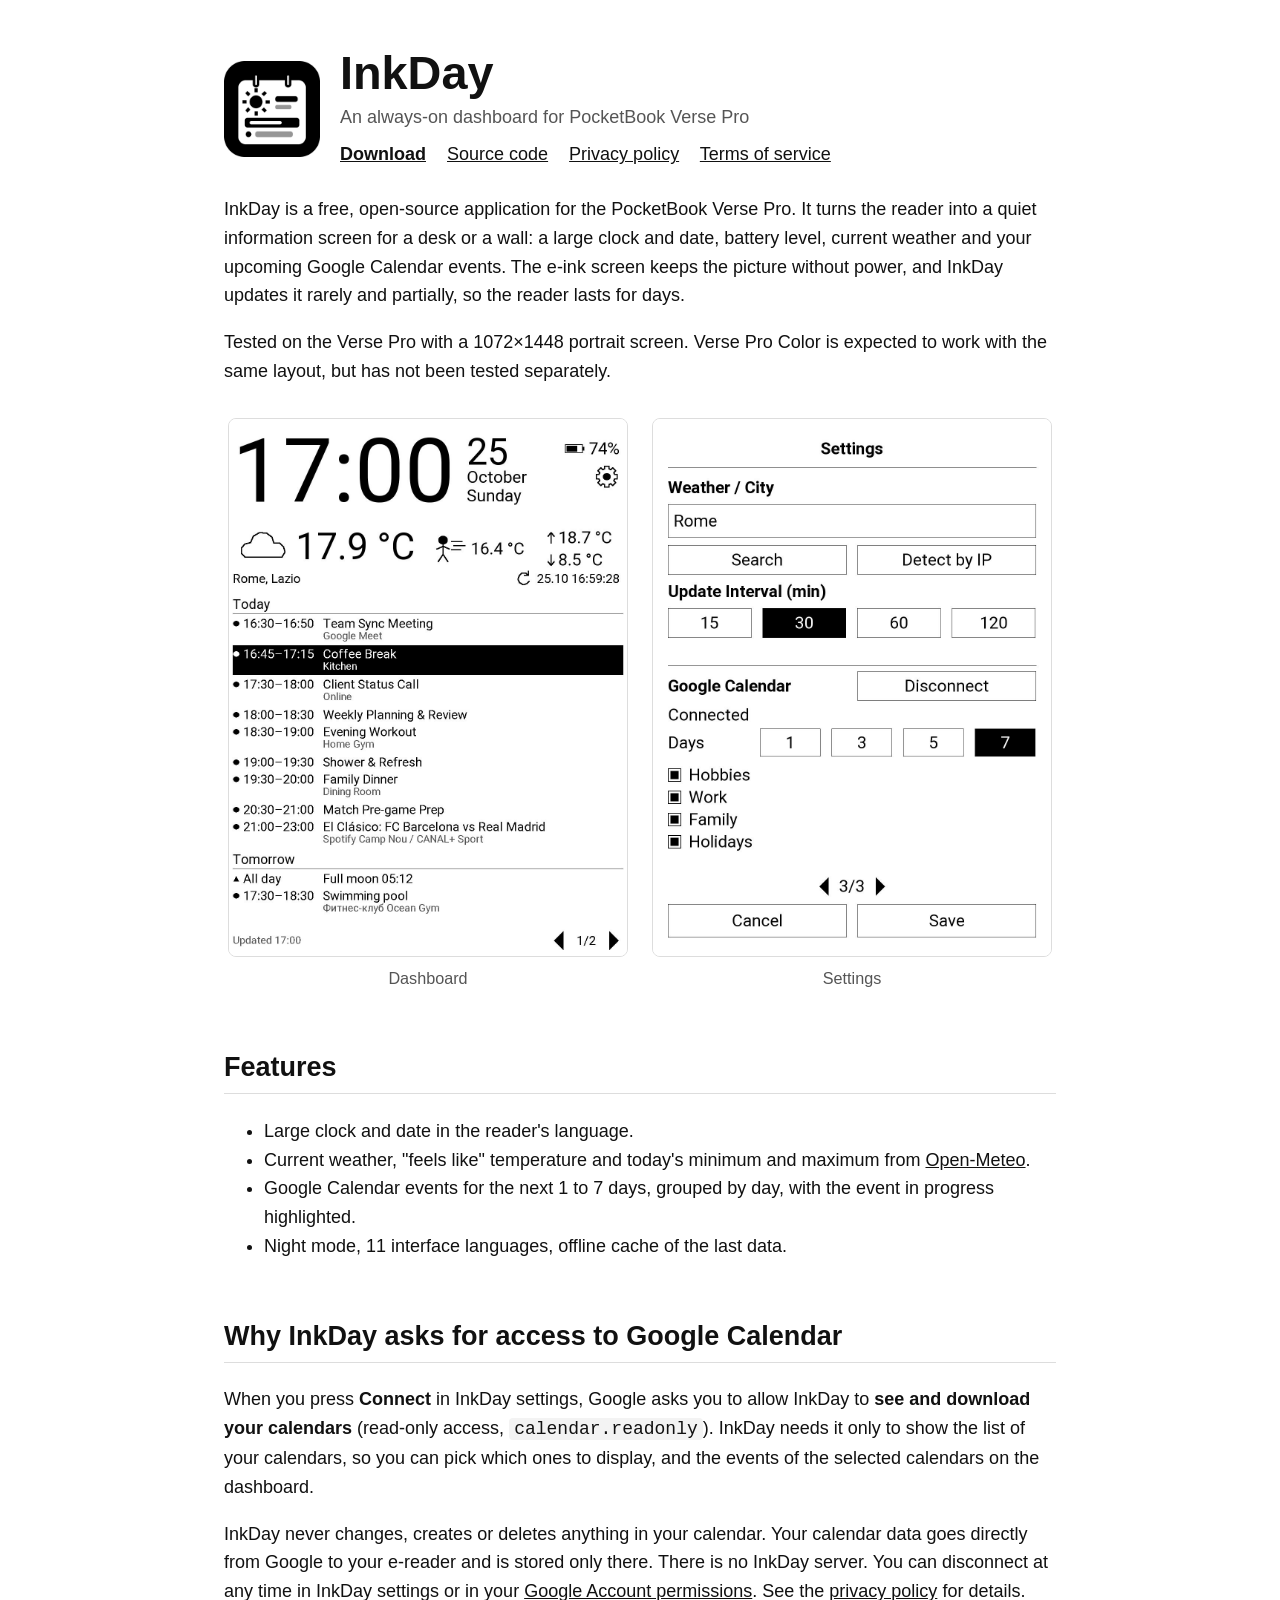
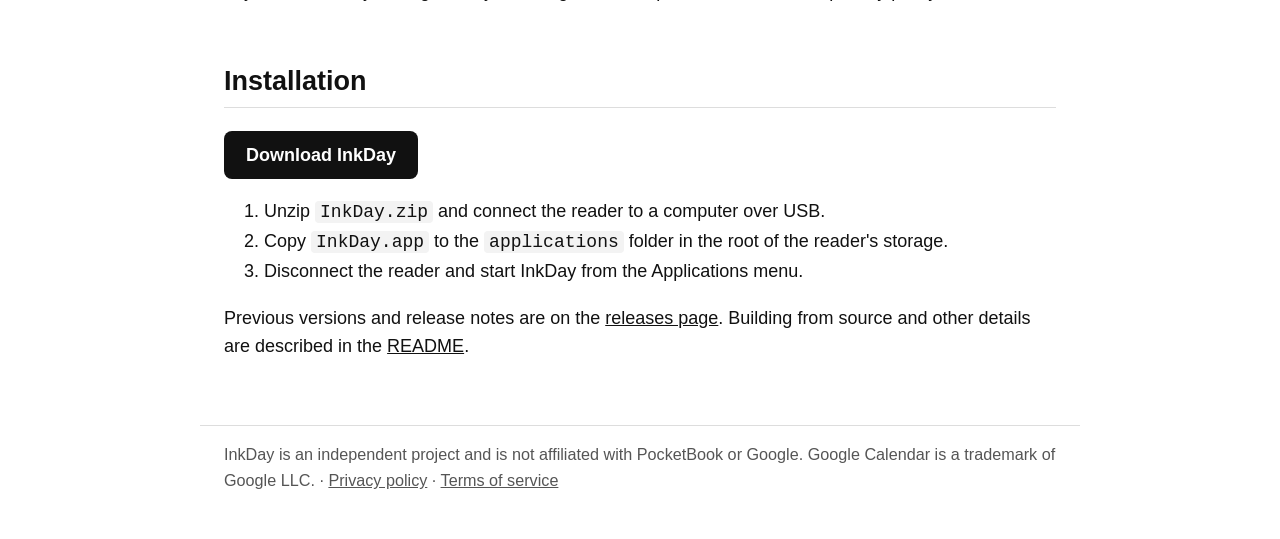
<file: docs/index.html>
<!DOCTYPE html>
<html lang="en">
<head>
<meta charset="utf-8">
<meta name="viewport" content="width=device-width, initial-scale=1">
<title>InkDay — dashboard for PocketBook Verse Pro</title>
<meta name="description" content="InkDay turns a PocketBook Verse Pro into an always-on dashboard with a clock, weather and Google Calendar events. Verse Pro Color compatibility is expected.">
<link rel="icon" href="images/icon-120.png">
<link rel="stylesheet" href="style.css">
</head>
<body>
<header>
  <img src="images/icon-512.png" alt="InkDay icon">
  <div>
    <h1>InkDay</h1>
    <p>An always-on dashboard for PocketBook Verse Pro</p>
    <nav>
      <a href="https://github.com/Kif-Fando/InkDay/releases/latest/download/InkDay.zip"><b>Download</b></a>
      <a href="https://github.com/Kif-Fando/InkDay">Source code</a>
      <a href="privacy.html">Privacy policy</a>
      <a href="terms.html">Terms of service</a>
    </nav>
  </div>
</header>

<main>
  <p>
    InkDay is a free, open-source application for the PocketBook Verse Pro. It turns the
    reader into a quiet information screen for a desk or a wall: a large clock and date,
    battery level, current weather and your upcoming Google Calendar events. The e-ink
    screen keeps the picture without power, and InkDay updates it rarely and partially,
    so the reader lasts for days.
  </p>

  <p>
    Tested on the Verse Pro with a 1072×1448 portrait screen. Verse Pro Color is
    expected to work with the same layout, but has not been tested separately.
  </p>

  <div class="screenshots">
    <figure>
      <img src="images/main.jpeg" alt="InkDay dashboard: clock, date, battery, weather and calendar events">
      <figcaption>Dashboard</figcaption>
    </figure>
    <figure>
      <img src="images/settings.jpeg" alt="InkDay settings: city, update interval and Google Calendar">
      <figcaption>Settings</figcaption>
    </figure>
  </div>

  <h2>Features</h2>
  <ul>
    <li>Large clock and date in the reader's language.</li>
    <li>Current weather, "feels like" temperature and today's minimum and maximum
      from <a href="https://open-meteo.com/">Open-Meteo</a>.</li>
    <li>Google Calendar events for the next 1 to 7 days, grouped by day, with the event
      in progress highlighted.</li>
    <li>Night mode, 11 interface languages, offline cache of the last data.</li>
  </ul>

  <h2>Why InkDay asks for access to Google Calendar</h2>
  <p>
    When you press <b>Connect</b> in InkDay settings, Google asks you to allow InkDay to
    <b>see and download your calendars</b> (read-only access,
    <code>calendar.readonly</code>). InkDay needs it only to show the list of your
    calendars, so you can pick which ones to display, and the events of the selected
    calendars on the dashboard.
  </p>
  <p>
    InkDay never changes, creates or deletes anything in your calendar. Your calendar data
    goes directly from Google to your e-reader and is stored only there. There is no
    InkDay server. You can disconnect at any time in InkDay settings or in your
    <a href="https://myaccount.google.com/permissions">Google Account permissions</a>.
    See the <a href="privacy.html">privacy policy</a> for details.
  </p>

  <h2>Installation</h2>
  <p>
    <a class="button" href="https://github.com/Kif-Fando/InkDay/releases/latest/download/InkDay.zip">Download InkDay</a>
  </p>
  <ol>
    <li>Unzip <code>InkDay.zip</code> and connect the reader to a computer over USB.</li>
    <li>Copy <code>InkDay.app</code> to the <code>applications</code> folder in the root
      of the reader's storage.</li>
    <li>Disconnect the reader and start InkDay from the Applications menu.</li>
  </ol>
  <p>
    Previous versions and release notes are on the
    <a href="https://github.com/Kif-Fando/InkDay/releases">releases page</a>. Building from
    source and other details are described in the
    <a href="https://github.com/Kif-Fando/InkDay#readme">README</a>.
  </p>
</main>

<footer>
  InkDay is an independent project and is not affiliated with PocketBook or Google.
  Google Calendar is a trademark of Google LLC.
  · <a href="privacy.html">Privacy policy</a>
  · <a href="terms.html">Terms of service</a>
</footer>
</body>
</html>
</file>
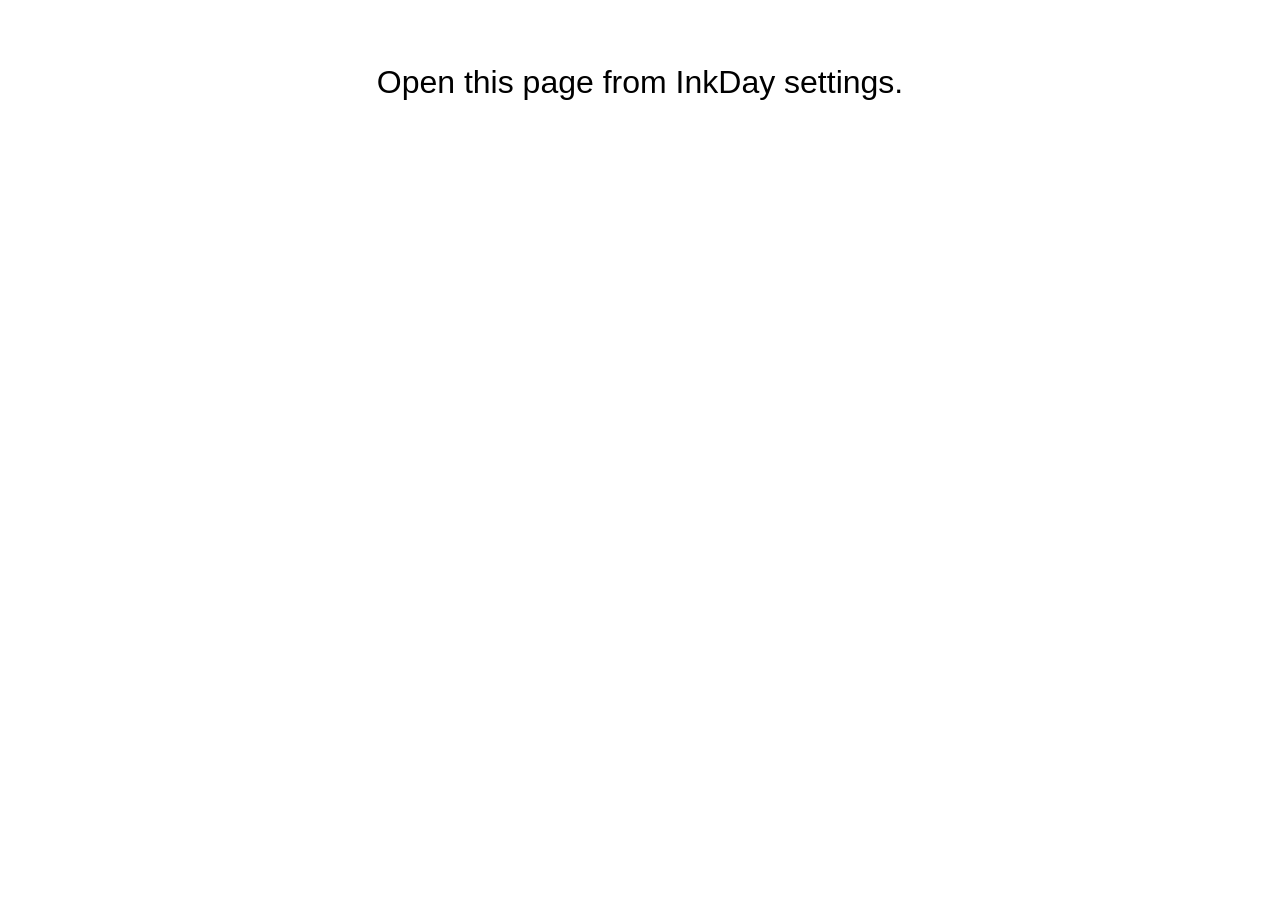
<file: docs/oauth.html>
<!DOCTYPE html>
<html>
<head>
<meta charset="utf-8">
<meta name="viewport" content="width=device-width">
<meta name="referrer" content="no-referrer">
<title>InkDay</title>
<style>
  body { font-family: sans-serif; font-size: 2em; text-align: center; margin: 2em 1em; }
</style>
</head>
<body>
<p id="message">InkDay</p>
<script>
/* Google sign-in relay for InkDay on PocketBook Verse Pro / Verse Pro Color.
   The reader has no working loopback interface, so the app cannot receive the
   OAuth redirect itself. Instead:
   1. InkDay opens this page with #c=<PKCE challenge>&s=<state> (the firmware
      browser launcher truncates long URLs, so the Google URL is built here).
   2. Google redirects back here with ?code=...&state=...
   3. The page saves the query as a download; InkDay reads it from Downloads.
   The code is useless without the PKCE verifier, which never leaves the reader. */
(function () {
  var CLIENT_ID = "939059751381-uc9v268m2o08k9t77jacsdpatcuu78u5.apps.googleusercontent.com";
  var SCOPE = "https://www.googleapis.com/auth/calendar.readonly";
  var REDIRECT_URI = location.origin + location.pathname;
  var message = document.getElementById("message");

  var query = new URLSearchParams(location.search);
  var fragment = new URLSearchParams(location.hash.slice(1));

  if (query.has("code") || query.has("error")) {
    var payload = location.search.slice(1);
    history.replaceState(null, "", REDIRECT_URI);

    var link = document.createElement("a");
    link.href = URL.createObjectURL(new Blob([payload + "\n"], { type: "text/plain" }));
    link.download = "inkday-auth.txt";
    document.body.appendChild(link);
    link.click();

    message.textContent = query.has("code")
      ? "\u2713 Done. Return to InkDay."
      : "Access was not granted. Return to InkDay.";
    return;
  }

  var challenge = fragment.get("c") || "";
  var state = fragment.get("s") || "";
  if (!/^[A-Za-z0-9_-]{43}$/.test(challenge) || !/^[A-Za-z0-9_-]{8,64}$/.test(state)) {
    message.textContent = "Open this page from InkDay settings.";
    return;
  }

  var params = new URLSearchParams({
    client_id: CLIENT_ID,
    redirect_uri: REDIRECT_URI,
    response_type: "code",
    scope: SCOPE,
    code_challenge: challenge,
    code_challenge_method: "S256",
    state: state,
    access_type: "offline",
    prompt: "consent"
  });
  location.replace("https://accounts.google.com/o/oauth2/v2/auth?" + params.toString());
})();
</script>
</body>
</html>
</file>
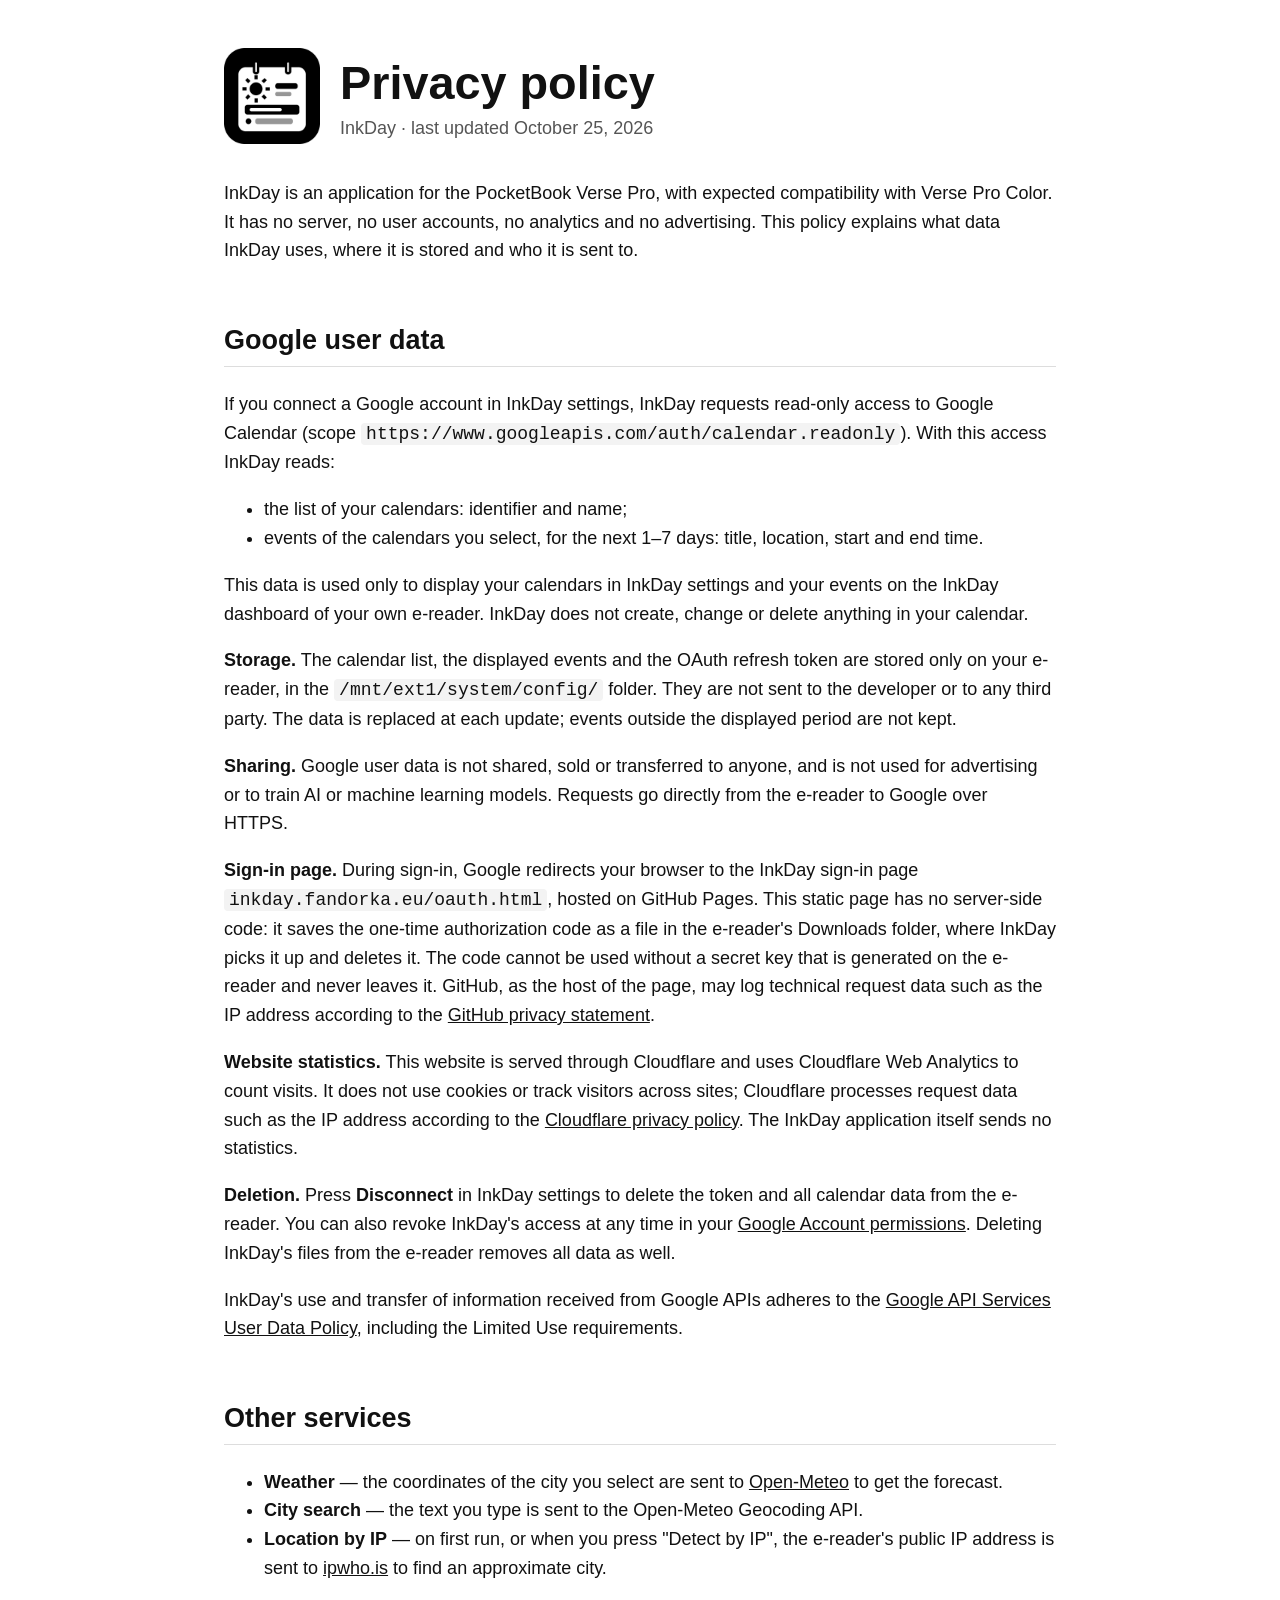
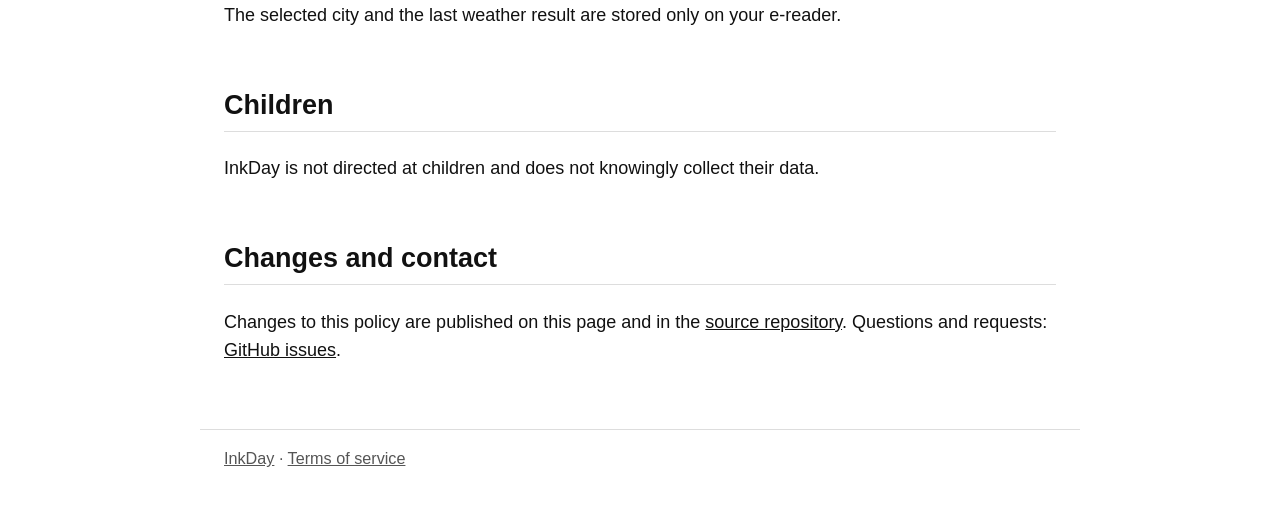
<file: docs/privacy.html>
<!DOCTYPE html>
<html lang="en">
<head>
<meta charset="utf-8">
<meta name="viewport" content="width=device-width, initial-scale=1">
<title>InkDay — Privacy policy</title>
<link rel="icon" href="images/icon-120.png">
<link rel="stylesheet" href="style.css">
</head>
<body>
<header>
  <a href="./"><img src="images/icon-512.png" alt="InkDay icon"></a>
  <div>
    <h1>Privacy policy</h1>
    <p>InkDay · last updated October 25, 2026</p>
  </div>
</header>

<main>
  <p>
    InkDay is an application for the PocketBook Verse Pro, with expected compatibility
    with Verse Pro Color. It has no server,
    no user accounts, no analytics and no advertising. This policy explains what data
    InkDay uses, where it is stored and who it is sent to.
  </p>

  <h2>Google user data</h2>
  <p>
    If you connect a Google account in InkDay settings, InkDay requests read-only access
    to Google Calendar (scope <code>https://www.googleapis.com/auth/calendar.readonly</code>).
    With this access InkDay reads:
  </p>
  <ul>
    <li>the list of your calendars: identifier and name;</li>
    <li>events of the calendars you select, for the next 1–7 days: title, location,
      start and end time.</li>
  </ul>
  <p>
    This data is used only to display your calendars in InkDay settings and your events
    on the InkDay dashboard of your own e-reader. InkDay does not create, change or
    delete anything in your calendar.
  </p>
  <p>
    <b>Storage.</b> The calendar list, the displayed events and the OAuth refresh token
    are stored only on your e-reader, in the
    <code>/mnt/ext1/system/config/</code> folder. They are not sent to the developer or
    to any third party. The data is replaced at each update; events outside the displayed
    period are not kept.
  </p>
  <p>
    <b>Sharing.</b> Google user data is not shared, sold or transferred to anyone, and is
    not used for advertising or to train AI or machine learning models. Requests go
    directly from the e-reader to Google over HTTPS.
  </p>
  <p>
    <b>Sign-in page.</b> During sign-in, Google redirects your browser to the InkDay sign-in
    page <code>inkday.fandorka.eu/oauth.html</code>, hosted on GitHub Pages. This static page has no
    server-side code: it saves the one-time authorization code as a file in the
    e-reader's Downloads folder, where InkDay picks it up and deletes it. The code cannot
    be used without a secret key that is generated on the e-reader and never leaves it.
    GitHub, as the host of the page, may log technical request data such as the IP
    address according to the
    <a href="https://docs.github.com/en/site-policy/privacy-policies/github-general-privacy-statement">GitHub
    privacy statement</a>.
  </p>
  <p>
    <b>Website statistics.</b> This website is served through Cloudflare and uses
    Cloudflare Web Analytics to count visits. It does not use cookies or track visitors
    across sites; Cloudflare processes request data such as the IP address according to
    the <a href="https://www.cloudflare.com/privacypolicy/">Cloudflare privacy policy</a>.
    The InkDay application itself sends no statistics.
  </p>
  <p>
    <b>Deletion.</b> Press <b>Disconnect</b> in InkDay settings to delete the token and all
    calendar data from the e-reader. You can also revoke InkDay's access at any time in
    your <a href="https://myaccount.google.com/permissions">Google Account permissions</a>.
    Deleting InkDay's files from the e-reader removes all data as well.
  </p>
  <p>
    InkDay's use and transfer of information received from Google APIs adheres to the
    <a href="https://developers.google.com/terms/api-services-user-data-policy">Google API
    Services User Data Policy</a>, including the Limited Use requirements.
  </p>

  <h2>Other services</h2>
  <ul>
    <li><b>Weather</b> — the coordinates of the city you select are sent to
      <a href="https://open-meteo.com/">Open-Meteo</a> to get the forecast.</li>
    <li><b>City search</b> — the text you type is sent to the Open-Meteo Geocoding API.</li>
    <li><b>Location by IP</b> — on first run, or when you press "Detect by IP", the
      e-reader's public IP address is sent to <a href="https://ipwho.is/">ipwho.is</a>
      to find an approximate city.</li>
  </ul>
  <p>The selected city and the last weather result are stored only on your e-reader.</p>

  <h2>Children</h2>
  <p>InkDay is not directed at children and does not knowingly collect their data.</p>

  <h2>Changes and contact</h2>
  <p>
    Changes to this policy are published on this page and in the
    <a href="https://github.com/Kif-Fando/InkDay">source repository</a>.
    Questions and requests:
    <a href="https://github.com/Kif-Fando/InkDay/issues">GitHub issues</a>.
  </p>
</main>

<footer>
  <a href="./">InkDay</a> · <a href="terms.html">Terms of service</a>
</footer>
</body>
</html>
</file>
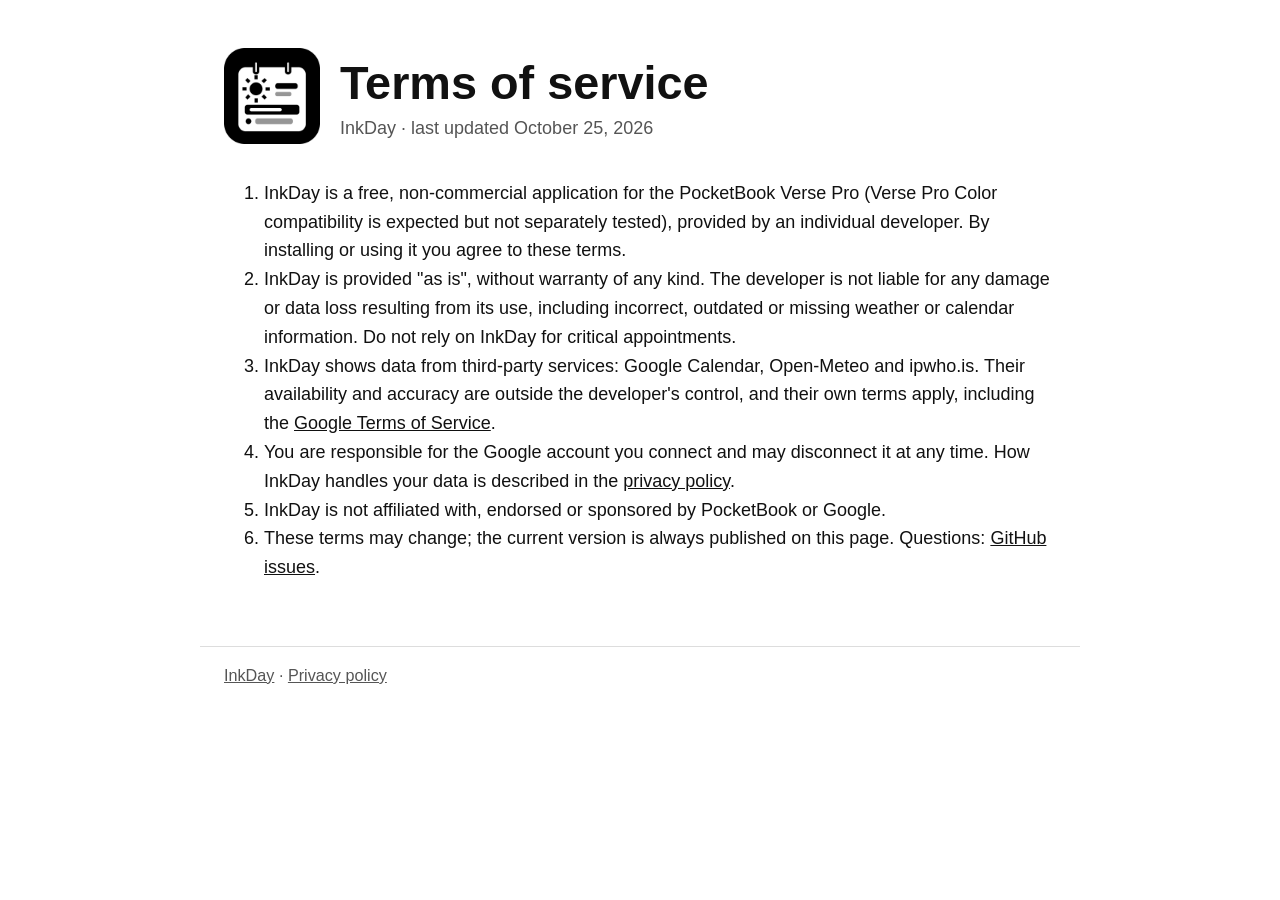
<file: docs/terms.html>
<!DOCTYPE html>
<html lang="en">
<head>
<meta charset="utf-8">
<meta name="viewport" content="width=device-width, initial-scale=1">
<title>InkDay — Terms of service</title>
<link rel="icon" href="images/icon-120.png">
<link rel="stylesheet" href="style.css">
</head>
<body>
<header>
  <a href="./"><img src="images/icon-512.png" alt="InkDay icon"></a>
  <div>
    <h1>Terms of service</h1>
    <p>InkDay · last updated October 25, 2026</p>
  </div>
</header>

<main>
  <ol>
    <li>InkDay is a free, non-commercial application for the PocketBook Verse Pro
      (Verse Pro Color compatibility is expected but not separately tested), provided
      by an individual developer. By installing or using it you agree to these terms.</li>
    <li>InkDay is provided "as is", without warranty of any kind. The developer is not
      liable for any damage or data loss resulting from its use, including incorrect,
      outdated or missing weather or calendar information. Do not rely on InkDay for
      critical appointments.</li>
    <li>InkDay shows data from third-party services: Google Calendar, Open-Meteo and
      ipwho.is. Their availability and accuracy are outside the developer's control, and
      their own terms apply, including the
      <a href="https://policies.google.com/terms">Google Terms of Service</a>.</li>
    <li>You are responsible for the Google account you connect and may disconnect it at
      any time. How InkDay handles your data is described in the
      <a href="privacy.html">privacy policy</a>.</li>
    <li>InkDay is not affiliated with, endorsed or sponsored by PocketBook or Google.</li>
    <li>These terms may change; the current version is always published on this page.
      Questions: <a href="https://github.com/Kif-Fando/InkDay/issues">GitHub issues</a>.</li>
  </ol>
</main>

<footer>
  <a href="./">InkDay</a> · <a href="privacy.html">Privacy policy</a>
</footer>
</body>
</html>
</file>
<file: docs/style.css>
/* Shared style for the InkDay pages: plain black and white, like the app on e-ink. */
:root {
  --text: #111;
  --muted: #555;
  --line: #ddd;
  --background: #fff;
}

* { box-sizing: border-box; }

body {
  margin: 0;
  font-family: -apple-system, "Segoe UI", Roboto, Helvetica, Arial, sans-serif;
  font-size: 18px;
  line-height: 1.6;
  color: var(--text);
  background: var(--background);
}

main, header, footer {
  max-width: 880px;
  margin: 0 auto;
  padding: 0 24px;
}

header {
  display: flex;
  align-items: center;
  gap: 20px;
  padding-top: 48px;
  padding-bottom: 8px;
}

header img { width: 96px; height: 96px; }
header h1 { margin: 0; font-size: 2.6em; line-height: 1.1; }
header p { margin: 4px 0 0; color: var(--muted); }

nav { margin-top: 8px; }
nav a { margin-right: 16px; }

a { color: var(--text); }

a.button {
  display: inline-block;
  padding: 10px 22px;
  border-radius: 8px;
  background: var(--text);
  color: var(--background);
  font-weight: bold;
  text-decoration: none;
}

h2 { margin-top: 2em; border-bottom: 1px solid var(--line); padding-bottom: 4px; }

.screenshots {
  display: flex;
  flex-wrap: wrap;
  gap: 24px;
  justify-content: center;
  margin: 32px 0;
}

.screenshots figure { margin: 0; flex: 1 1 320px; max-width: 400px; text-align: center; }
.screenshots img { width: 100%; height: auto; border: 1px solid var(--line); border-radius: 8px; }
.screenshots figcaption { color: var(--muted); font-size: 0.9em; }

code { background: #f3f3f3; padding: 1px 5px; border-radius: 4px; }

footer {
  margin-top: 64px;
  padding-top: 16px;
  padding-bottom: 48px;
  border-top: 1px solid var(--line);
  color: var(--muted);
  font-size: 0.9em;
}

footer a { color: var(--muted); }
</file>
